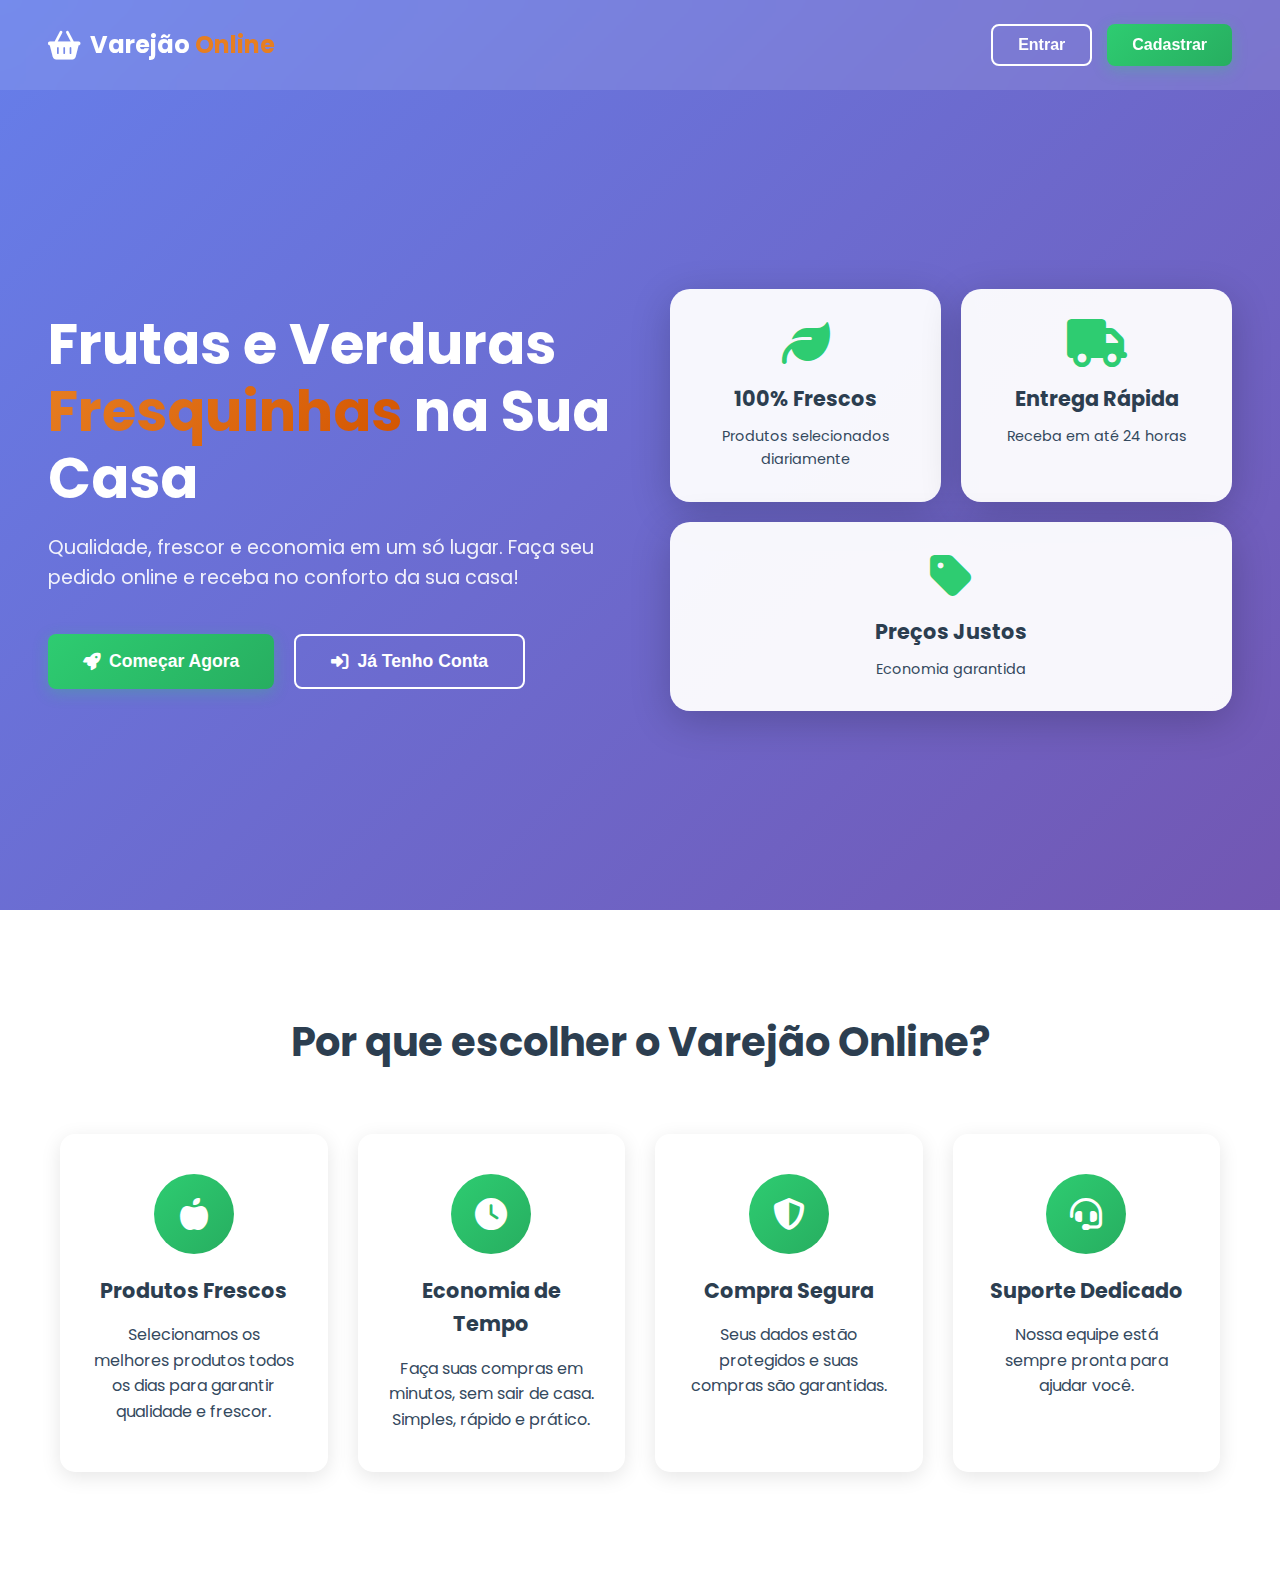
<file: index.html>
<!DOCTYPE html>
<html lang="pt-br">
<head>
    <meta charset="UTF-8">
    <meta name="viewport" content="width=device-width, initial-scale=1.0">
    <title>Varejão Online - Frutas e Verduras Frescas</title>
    <link rel="stylesheet" href="style.css">
    <link rel="stylesheet" href="https://cdnjs.cloudflare.com/ajax/libs/font-awesome/6.4.0/css/all.min.css">
</head>
<body class="landing-page">
    <!-- Landing Page -->
    <div id="landing-section">
        <nav class="landing-nav">
            <div class="nav-brand">
                <i class="fas fa-shopping-basket"></i>
                <span>Varejão <span class="accent">Online</span></span>
            </div>
            <div class="nav-actions">
                <button class="btn-outline" onclick="showLogin()">Entrar</button>
                <button class="btn-primary" onclick="showRegister()">Cadastrar</button>
            </div>
        </nav>

        <section class="hero">
            <div class="hero-content">
                <h1 class="hero-title">
                    Frutas e Verduras <span class="gradient-text">Fresquinhas</span> na Sua Casa
                </h1>
                <p class="hero-subtitle">
                    Qualidade, frescor e economia em um só lugar. Faça seu pedido online e receba no conforto da sua casa!
                </p>
                <div class="hero-buttons">
                    <button class="btn-large btn-primary" onclick="showRegister()">
                        <i class="fas fa-rocket"></i> Começar Agora
                    </button>
                    <button class="btn-large btn-outline" onclick="showLogin()">
                        <i class="fas fa-sign-in-alt"></i> Já Tenho Conta
                    </button>
                </div>
            </div>
            <div class="hero-image">
                <div class="floating-card">
                    <i class="fas fa-leaf"></i>
                    <h3>100% Frescos</h3>
                    <p>Produtos selecionados diariamente</p>
                </div>
                <div class="floating-card delay-1">
                    <i class="fas fa-truck"></i>
                    <h3>Entrega Rápida</h3>
                    <p>Receba em até 24 horas</p>
                </div>
                <div class="floating-card delay-2">
                    <i class="fas fa-tag"></i>
                    <h3>Preços Justos</h3>
                    <p>Economia garantida</p>
                </div>
            </div>
        </section>

        <section class="features">
            <div class="container">
                <h2 class="section-title">Por que escolher o Varejão Online?</h2>
                <div class="features-grid">
                    <div class="feature-card">
                        <div class="feature-icon">
                            <i class="fas fa-apple-alt"></i>
                        </div>
                        <h3>Produtos Frescos</h3>
                        <p>Selecionamos os melhores produtos todos os dias para garantir qualidade e frescor.</p>
                    </div>
                    <div class="feature-card">
                        <div class="feature-icon">
                            <i class="fas fa-clock"></i>
                        </div>
                        <h3>Economia de Tempo</h3>
                        <p>Faça suas compras em minutos, sem sair de casa. Simples, rápido e prático.</p>
                    </div>
                    <div class="feature-card">
                        <div class="feature-icon">
                            <i class="fas fa-shield-alt"></i>
                        </div>
                        <h3>Compra Segura</h3>
                        <p>Seus dados estão protegidos e suas compras são garantidas.</p>
                    </div>
                    <div class="feature-card">
                        <div class="feature-icon">
                            <i class="fas fa-headset"></i>
                        </div>
                        <h3>Suporte Dedicado</h3>
                        <p>Nossa equipe está sempre pronta para ajudar você.</p>
                    </div>
                </div>
            </div>
        </section>
    </div>

    <!-- Modal de Login -->
    <div id="login-modal" class="modal">
        <div class="modal-content">
            <button class="modal-close" onclick="closeModals()">
                <i class="fas fa-times"></i>
            </button>
            <div class="modal-header">
                <i class="fas fa-sign-in-alt modal-icon"></i>
                <h2>Bem-vindo de Volta!</h2>
                <p>Entre com suas credenciais para acessar sua conta</p>
            </div>
            <form id="login-form" onsubmit="fazerLogin(event)">
                <div class="form-group">
                    <label for="login-email">
                        <i class="fas fa-envelope"></i> E-mail
                    </label>
                    <input type="email" id="login-email" placeholder="seu@email.com" required>
                </div>
                <div class="form-group">
                    <label for="login-pass">
                        <i class="fas fa-lock"></i> Senha
                    </label>
                    <input type="password" id="login-pass" placeholder="••••••••" required>
                </div>
                <button type="submit" class="btn-submit">
                    <i class="fas fa-sign-in-alt"></i> Entrar
                </button>
            </form>
            <div class="modal-footer">
                <p>Não tem uma conta? <a href="#" onclick="switchToRegister()">Cadastre-se aqui</a></p>
            </div>
        </div>
    </div>

    <!-- Modal de Cadastro -->
    <div id="register-modal" class="modal">
        <div class="modal-content">
            <button class="modal-close" onclick="closeModals()">
                <i class="fas fa-times"></i>
            </button>
            <div class="modal-header">
                <i class="fas fa-user-plus modal-icon"></i>
                <h2>Criar Nova Conta</h2>
                <p>Preencha os dados abaixo para começar</p>
            </div>
            <form id="register-form" onsubmit="fazerCadastro(event)">
                <div class="form-group">
                    <label for="reg-name">
                        <i class="fas fa-user"></i> Nome Completo
                    </label>
                    <input type="text" id="reg-name" placeholder="João Silva" required>
                </div>
                <div class="form-group">
                    <label for="reg-email">
                        <i class="fas fa-envelope"></i> E-mail
                    </label>
                    <input type="email" id="reg-email" placeholder="seu@email.com" required>
                </div>
                <div class="form-group">
                    <label for="reg-pass">
                        <i class="fas fa-lock"></i> Senha
                    </label>
                    <input type="password" id="reg-pass" placeholder="Mínimo 6 caracteres" required minlength="6">
                    <small class="form-hint">A senha deve ter pelo menos 6 caracteres</small>
                </div>
                <button type="submit" class="btn-submit">
                    <i class="fas fa-rocket"></i> Criar Conta
                </button>
            </form>
            <div class="modal-footer">
                <p>Já tem uma conta? <a href="#" onclick="switchToLogin()">Faça login</a></p>
            </div>
        </div>
    </div>

    <!-- Toast Notifications -->
    <div id="toast-container"></div>

    <script>
        const API_URL = 'https://varejao-backend-shpn.onrender.com';

        // Gerenciamento de Modais
        function showLogin() {
            document.getElementById('login-modal').classList.add('active');
            document.body.style.overflow = 'hidden';
        }

        function showRegister() {
            document.getElementById('register-modal').classList.add('active');
            document.body.style.overflow = 'hidden';
        }

        function closeModals() {
            document.getElementById('login-modal').classList.remove('active');
            document.getElementById('register-modal').classList.remove('active');
            document.body.style.overflow = 'auto';
        }

        function switchToRegister() {
            closeModals();
            setTimeout(showRegister, 300);
        }

        function switchToLogin() {
            closeModals();
            setTimeout(showLogin, 300);
        }

        // Sistema de Toast
        function showToast(message, type = 'success') {
            const container = document.getElementById('toast-container');
            const toast = document.createElement('div');
            toast.className = `toast toast-${type}`;
            
            const icon = type === 'success' ? 'fa-check-circle' : 
                        type === 'error' ? 'fa-exclamation-circle' : 'fa-info-circle';
            
            toast.innerHTML = `
                <i class="fas ${icon}"></i>
                <span>${message}</span>
            `;
            
            container.appendChild(toast);
            
            setTimeout(() => toast.classList.add('show'), 10);
            
            setTimeout(() => {
                toast.classList.remove('show');
                setTimeout(() => toast.remove(), 300);
            }, 3000);
        }

        // Login
        async function fazerLogin(event) {
            event.preventDefault();
            const email = document.getElementById('login-email').value;
            const password = document.getElementById('login-pass').value;
            const submitBtn = event.target.querySelector('button[type="submit"]');
            
            submitBtn.disabled = true;
            submitBtn.innerHTML = '<i class="fas fa-spinner fa-spin"></i> Entrando...';

            try {
                const response = await fetch(`${API_URL}/login`, {
                    method: 'POST',
                    headers: { 'Content-Type': 'application/json' },
                    body: JSON.stringify({ email, password })
                });

                const data = await response.json();
                
                if (response.ok) {
                    localStorage.setItem('usuario', data.user.name);
                    localStorage.setItem('userEmail', data.user.email);
                    showToast('Login realizado com sucesso!', 'success');
                    setTimeout(() => window.location.href = 'dashboard.html', 1000);
                } else {
                    showToast(data.message || 'E-mail ou senha incorretos', 'error');
                    submitBtn.disabled = false;
                    submitBtn.innerHTML = '<i class="fas fa-sign-in-alt"></i> Entrar';
                }
            } catch (error) {
                showToast('Erro ao conectar com o servidor', 'error');
                submitBtn.disabled = false;
                submitBtn.innerHTML = '<i class="fas fa-sign-in-alt"></i> Entrar';
            }
        }

        // Cadastro
        async function fazerCadastro(event) {
            event.preventDefault();
            const name = document.getElementById('reg-name').value;
            const email = document.getElementById('reg-email').value;
            const password = document.getElementById('reg-pass').value;
            const submitBtn = event.target.querySelector('button[type="submit"]');

            submitBtn.disabled = true;
            submitBtn.innerHTML = '<i class="fas fa-spinner fa-spin"></i> Criando conta...';

            try {
                const response = await fetch(`${API_URL}/register`, {
                    method: 'POST',
                    headers: { 'Content-Type': 'application/json' },
                    body: JSON.stringify({ name, email, password })
                });

                const data = await response.json();

                if (response.ok) {
                    showToast('Conta criada com sucesso! Faça login para continuar.', 'success');
                    setTimeout(() => switchToLogin(), 1500);
                } else {
                    showToast(data.message || 'Erro ao criar conta', 'error');
                    submitBtn.disabled = false;
                    submitBtn.innerHTML = '<i class="fas fa-rocket"></i> Criar Conta';
                }
            } catch (error) {
                showToast('Erro ao conectar com o servidor', 'error');
                submitBtn.disabled = false;
                submitBtn.innerHTML = '<i class="fas fa-rocket"></i> Criar Conta';
            }
        }

        // Fechar modal ao clicar fora
        window.onclick = function(event) {
            const loginModal = document.getElementById('login-modal');
            const registerModal = document.getElementById('register-modal');
            if (event.target === loginModal || event.target === registerModal) {
                closeModals();
            }
        }
    </script>
</body>
</html>
</file>
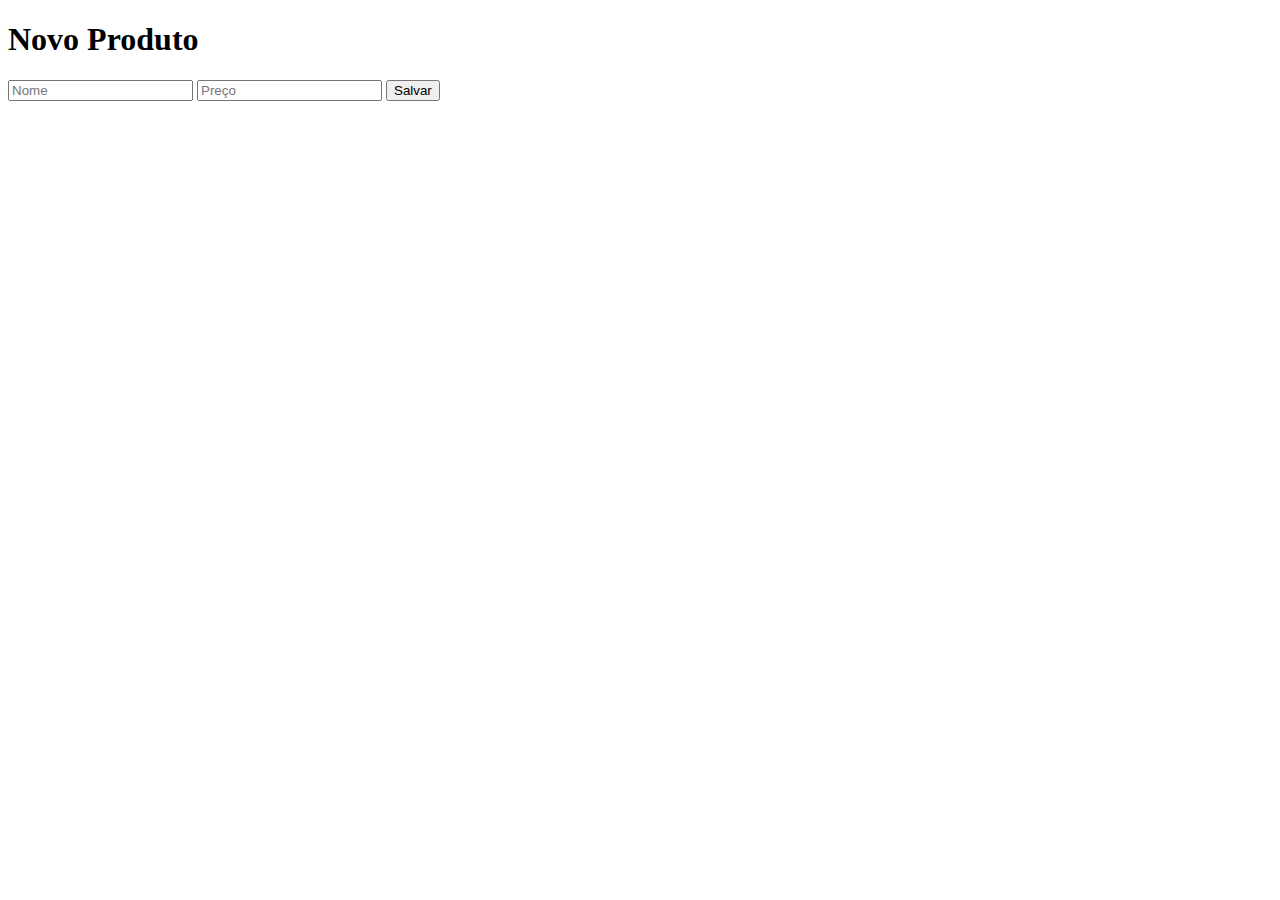
<file: cadastro.html>
<!DOCTYPE html>
<html>
<body>
    <h1>Novo Produto</h1>
    <input id="nome" placeholder="Nome">
    <input id="preco" placeholder="Preço">
    <button onclick="salvar()">Salvar</button>

    <script>
        async function salvar() {
            const name = document.getElementById('nome').value;
            const price = document.getElementById('preco').value;
            
            await fetch('http://localhost:3000/products', {
                method: 'POST',
                headers: {'Content-Type': 'application/json'},
                body: JSON.stringify({name, price, quantity: 10})
            });
            window.location.href = 'dashboard.html';
        }
    </script>
</body>
</html>
</file>
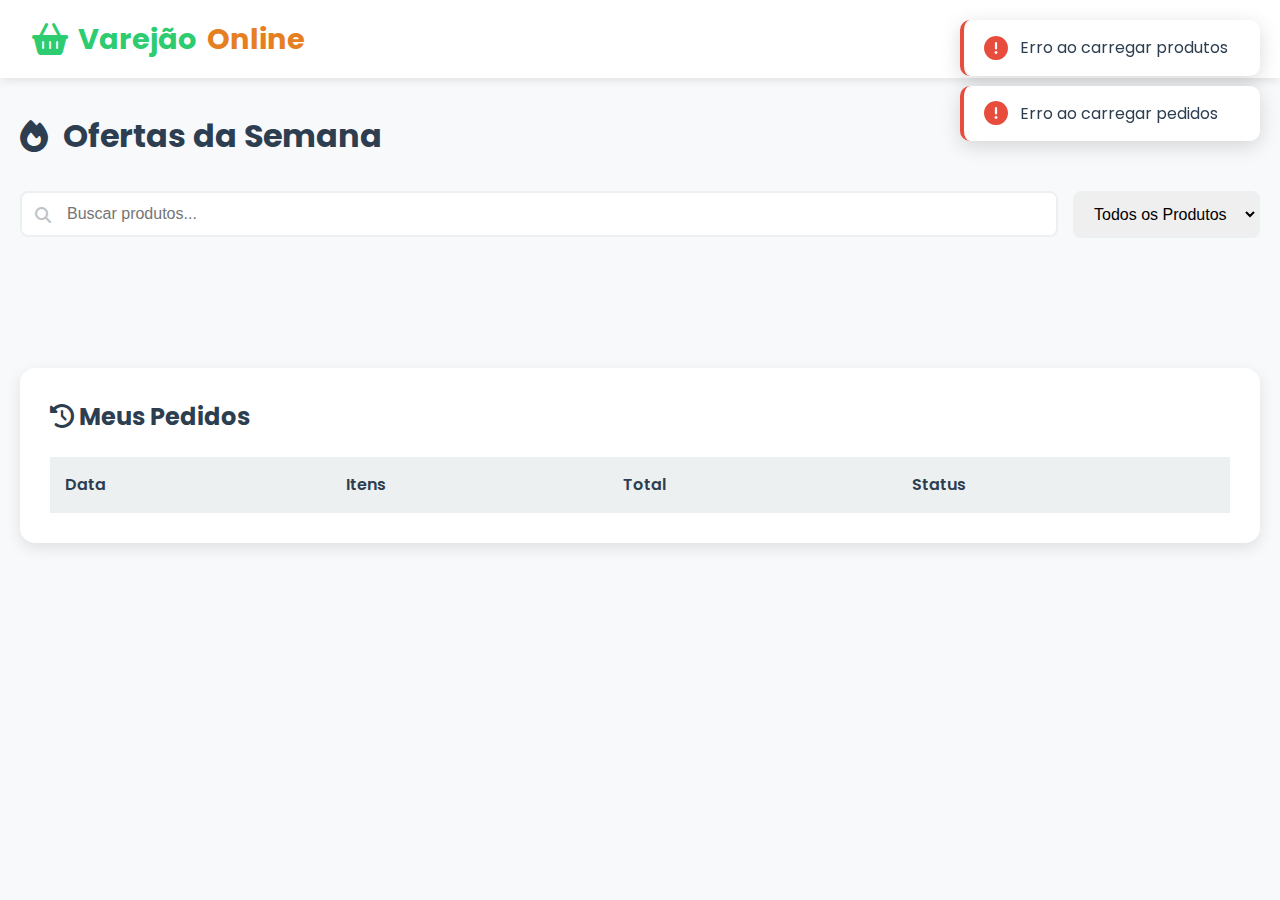
<file: dashboard.html>
<!DOCTYPE html>
<html lang="pt-br">
<parameter name="head">
    <meta charset="UTF-8">
    <meta name="viewport" content="width=device-width, initial-scale=1.0">
    <title>Dashboard - Varejão Online</title>
    <link rel="stylesheet" href="style.css">
    <link rel="stylesheet" href="https://cdnjs.cloudflare.com/ajax/libs/font-awesome/6.4.0/css/all.min.css">
</head>
<body>
    <header>
        <h1>
            <i class="fas fa-shopping-basket"></i>
            Varejão <span>Online</span>
        </h1>
        <div class="user-info">
            <span id="user-name"><i class="fas fa-user"></i> Carregando...</span>
            <button class="logout-btn" onclick="logout()">
                <i class="fas fa-sign-out-alt"></i> Sair
            </button>
        </div>
    </header>

    <div class="dashboard-container">
        <!-- VISÃO DO CLIENTE -->
        <div id="cliente-view" style="display: none;">
            <div class="page-header">
                <h2><i class="fas fa-fire"></i> Ofertas da Semana</h2>
            </div>

            <div class="search-filter-bar">
                <div class="search-box">
                    <i class="fas fa-search"></i>
                    <input type="text" id="search-input" placeholder="Buscar produtos..." onkeyup="filtrarProdutos()">
                </div>
                <select class="filter-select" id="filter-select" onchange="filtrarProdutos()">
                    <option value="all">Todos os Produtos</option>
                    <option value="frutas">Frutas</option>
                    <option value="verduras">Verduras</option>
                    <option value="legumes">Legumes</option>
                </select>
            </div>

            <div class="products-grid" id="products-grid"></div>

            <!-- Tabs de Navegação -->
            <div class="admin-panel">
                <h3><i class="fas fa-history"></i> Meus Pedidos</h3>
                <div class="table-container">
                    <table id="my-orders-table">
                        <thead>
                            <tr>
                                <th>Data</th>
                                <th>Itens</th>
                                <th>Total</th>
                                <th>Status</th>
                            </tr>
                        </thead>
                        <tbody></tbody>
                    </table>
                </div>
            </div>
        </div>

        <!-- VISÃO DO ADMIN -->
        <div id="admin-view" style="display: none;">
            <div class="page-header">
                <h2><i class="fas fa-crown"></i> Painel Administrativo</h2>
            </div>

            <!-- Estatísticas -->
            <div class="admin-stats">
                <div class="stat-card">
                    <div class="stat-icon primary">
                        <i class="fas fa-shopping-cart"></i>
                    </div>
                    <div class="stat-info">
                        <h3>Total de Pedidos</h3>
                        <p id="stat-orders">0</p>
                    </div>
                </div>
                <div class="stat-card">
                    <div class="stat-icon accent">
                        <i class="fas fa-dollar-sign"></i>
                    </div>
                    <div class="stat-info">
                        <h3>Receita Total</h3>
                        <p id="stat-revenue">R$ 0,00</p>
                    </div>
                </div>
                <div class="stat-card">
                    <div class="stat-icon secondary">
                        <i class="fas fa-box"></i>
                    </div>
                    <div class="stat-info">
                        <h3>Produtos Cadastrados</h3>
                        <p id="stat-products">0</p>
                    </div>
                </div>
            </div>

            <!-- Gerenciamento de Produtos -->
            <div class="admin-panel">
                <h3><i class="fas fa-boxes"></i> Gerenciar Produtos</h3>
                <button class="btn-add-product" onclick="showAddProductModal()">
                    <i class="fas fa-plus"></i> Adicionar Produto
                </button>
                <div class="table-container">
                    <table id="products-admin-table">
                        <thead>
                            <tr>
                                <th>Imagem</th>
                                <th>Nome</th>
                                <th>Preço</th>
                                <th>Estoque</th>
                                <th>Ações</th>
                            </tr>
                        </thead>
                        <tbody></tbody>
                    </table>
                </div>
            </div>

            <!-- Pedidos Recebidos -->
            <div class="admin-panel">
                <h3><i class="fas fa-clipboard-list"></i> Pedidos Recebidos</h3>
                <div class="search-filter-bar">
                    <div class="search-box">
                        <i class="fas fa-search"></i>
                        <input type="text" id="order-search" placeholder="Buscar por cliente..." onkeyup="filtrarPedidos()">
                    </div>
                    <select class="filter-select" id="order-filter" onchange="filtrarPedidos()">
                        <option value="all">Todos os Status</option>
                        <option value="Pendente">Pendentes</option>
                        <option value="Enviado">Enviados</option>
                    </select>
                </div>
                <div class="table-container">
                    <table id="orders-table">
                        <thead>
                            <tr>
                                <th>Data</th>
                                <th>Cliente</th>
                                <th>Itens</th>
                                <th>Total</th>
                                <th>Status</th>
                                <th>Ação</th>
                            </tr>
                        </thead>
                        <tbody></tbody>
                    </table>
                </div>
            </div>
        </div>
    </div>

    <!-- Carrinho Flutuante -->
    <div id="cart-float" class="cart-float" onclick="showCartModal()">
        <i class="fas fa-shopping-cart"></i>
        <span>Carrinho (<span id="cart-count">0</span>)</span>
    </div>

    <!-- Modal do Carrinho -->
    <div id="cart-modal" class="modal">
        <div class="modal-content" style="max-width: 600px;">
            <button class="modal-close" onclick="closeCartModal()">
                <i class="fas fa-times"></i>
            </button>
            <div class="modal-header">
                <i class="fas fa-shopping-cart modal-icon"></i>
                <h2>Meu Carrinho</h2>
            </div>
            <div id="cart-items" style="max-height: 400px; overflow-y: auto; margin-bottom: 20px;">
                <!-- Itens do carrinho serão inseridos aqui -->
            </div>
            <div style="border-top: 2px solid var(--light); padding-top: 20px;">
                <div style="display: flex; justify-content: space-between; align-items: center; margin-bottom: 20px;">
                    <h3>Total:</h3>
                    <h2 id="cart-total" style="color: var(--accent);">R$ 0,00</h2>
                </div>
                <button class="btn-submit" onclick="finalizarCompra()">
                    <i class="fas fa-check"></i> Finalizar Compra
                </button>
            </div>
        </div>
    </div>

    <!-- Modal Adicionar/Editar Produto -->
    <div id="product-modal" class="modal">
        <div class="modal-content">
            <button class="modal-close" onclick="closeProductModal()">
                <i class="fas fa-times"></i>
            </button>
            <div class="modal-header">
                <i class="fas fa-box modal-icon"></i>
                <h2 id="product-modal-title">Adicionar Produto</h2>
            </div>
            <form id="product-form" onsubmit="saveProduct(event)">
                <input type="hidden" id="product-id">
                <div class="form-group">
                    <label for="product-name">
                        <i class="fas fa-tag"></i> Nome do Produto
                    </label>
                    <input type="text" id="product-name" placeholder="Ex: Maçã Fuji" required>
                </div>
                <div class="form-group">
                    <label for="product-price">
                        <i class="fas fa-dollar-sign"></i> Preço (R$)
                    </label>
                    <input type="number" id="product-price" placeholder="0.00" step="0.01" min="0" required>
                </div>
                <div class="form-group">
                    <label for="product-quantity">
                        <i class="fas fa-boxes"></i> Quantidade em Estoque
                    </label>
                    <input type="number" id="product-quantity" placeholder="0" min="0" required>
                </div>
                <div class="form-group">
                    <label for="product-image">
                        <i class="fas fa-image"></i> URL da Imagem
                    </label>
                    <input type="url" id="product-image" placeholder="https://exemplo.com/imagem.jpg" required>
                </div>
                <button type="submit" class="btn-submit">
                    <i class="fas fa-save"></i> Salvar Produto
                </button>
            </form>
        </div>
    </div>

    <!-- Toast Notifications -->
    <div id="toast-container"></div>

    <script>
        const API_URL = 'https://varejao-backend-shpn.onrender.com';
        const userEmail = localStorage.getItem('userEmail');
        const userName = localStorage.getItem('usuario') || 'Visitante';
        let carrinho = JSON.parse(localStorage.getItem('carrinho')) || [];
        let todosProdutos = [];
        let todosPedidos = [];

        // Inicialização
        document.getElementById('user-name').innerText = `${userName}`;
        atualizarCarrinhoUI();

        if (userEmail === 'admin@teste.com') {
            document.getElementById('admin-view').style.display = 'block';
            carregarDashboardAdmin();
        } else {
            document.getElementById('cliente-view').style.display = 'block';
            carregarProdutosLoja();
            carregarMeusPedidos();
        }

        function logout() {
            localStorage.clear();
            showToast('Logout realizado com sucesso!', 'success');
            setTimeout(() => window.location.href = 'index.html', 1000);
        }

        // Sistema de Toast
        function showToast(message, type = 'success') {
            const container = document.getElementById('toast-container');
            const toast = document.createElement('div');
            toast.className = `toast toast-${type}`;
            
            const icon = type === 'success' ? 'fa-check-circle' : 
                        type === 'error' ? 'fa-exclamation-circle' : 'fa-info-circle';
            
            toast.innerHTML = `
                <i class="fas ${icon}"></i>
                <span>${message}</span>
            `;
            
            container.appendChild(toast);
            setTimeout(() => toast.classList.add('show'), 10);
            
            setTimeout(() => {
                toast.classList.remove('show');
                setTimeout(() => toast.remove(), 300);
            }, 3000);
        }

        // ========== LÓGICA DO CLIENTE ==========
        async function carregarProdutosLoja() {
            try {
                const res = await fetch(`${API_URL}/products`);
                todosProdutos = await res.json();
                renderizarProdutos(todosProdutos);
            } catch (e) {
                showToast('Erro ao carregar produtos', 'error');
            }
        }

        function renderizarProdutos(produtos) {
            const grid = document.getElementById('products-grid');
            if (produtos.length === 0) {
                grid.innerHTML = '<p style="grid-column: 1/-1; text-align: center; padding: 40px;">Nenhum produto encontrado.</p>';
                return;
            }
            
            grid.innerHTML = produtos.map(p => `
                <div class="product-card">
                    <img src="${p.image_url || 'https://via.placeholder.com/300'}" alt="${p.name}" class="product-image">
                    ${p.quantity < 10 ? '<span class="product-badge">Últimas unidades!</span>' : ''}
                    <div class="product-body">
                        <div class="product-title">${p.name}</div>
                        <div class="product-price">R$ ${parseFloat(p.price).toFixed(2)}</div>
                        <div class="product-actions">
                            <button class="btn-add-cart" onclick='adicionarAoCarrinho(${JSON.stringify(p)})'>
                                <i class="fas fa-cart-plus"></i> Adicionar
                            </button>
                            <button class="btn-favorite" onclick="toggleFavorite('${p.id}')">
                                <i class="far fa-heart"></i>
                            </button>
                        </div>
                    </div>
                </div>
            `).join('');
        }

        function filtrarProdutos() {
            const searchTerm = document.getElementById('search-input').value.toLowerCase();
            const filterValue = document.getElementById('filter-select').value;
            
            let produtosFiltrados = todosProdutos.filter(p => {
                const matchSearch = p.name.toLowerCase().includes(searchTerm);
                const matchFilter = filterValue === 'all' || p.name.toLowerCase().includes(filterValue);
                return matchSearch && matchFilter;
            });
            
            renderizarProdutos(produtosFiltrados);
        }

        function toggleFavorite(id) {
            const btn = event.target.closest('.btn-favorite');
            btn.classList.toggle('active');
            const icon = btn.querySelector('i');
            icon.classList.toggle('far');
            icon.classList.toggle('fas');
        }

        function adicionarAoCarrinho(produto) {
            carrinho.push({
                id: produto.id,
                nome: produto.name,
                preco: parseFloat(produto.price),
                imagem: produto.image_url
            });
            localStorage.setItem('carrinho', JSON.stringify(carrinho));
            atualizarCarrinhoUI();
            showToast(`${produto.name} adicionado ao carrinho!`, 'success');
        }

        function atualizarCarrinhoUI() {
            const float = document.getElementById('cart-float');
            const count = document.getElementById('cart-count');
            count.innerText = carrinho.length;
            float.style.display = carrinho.length > 0 ? 'flex' : 'none';
        }

        function showCartModal() {
            const modal = document.getElementById('cart-modal');
            const itemsContainer = document.getElementById('cart-items');
            
            if (carrinho.length === 0) {
                itemsContainer.innerHTML = '<p style="text-align: center; padding: 40px; color: var(--light-gray);">Seu carrinho está vazio</p>';
            } else {
                itemsContainer.innerHTML = carrinho.map((item, index) => `
                    <div style="display: flex; gap: 15px; padding: 15px; border-bottom: 1px solid var(--light); align-items: center;">
                        <img src="${item.imagem || 'https://via.placeholder.com/80'}" style="width: 60px; height: 60px; object-fit: cover; border-radius: 8px;">
                        <div style="flex: 1;">
                            <div style="font-weight: 600;">${item.nome}</div>
                            <div style="color: var(--accent); font-weight: 700;">R$ ${item.preco.toFixed(2)}</div>
                        </div>
                        <button onclick="removerDoCarrinho(${index})" style="background: var(--danger); color: white; border: none; padding: 8px 12px; border-radius: 6px; cursor: pointer;">
                            <i class="fas fa-trash"></i>
                        </button>
                    </div>
                `).join('');
            }
            
            const total = carrinho.reduce((acc, item) => acc + item.preco, 0);
            document.getElementById('cart-total').innerText = `R$ ${total.toFixed(2)}`;
            
            modal.classList.add('active');
            document.body.style.overflow = 'hidden';
        }

        function closeCartModal() {
            document.getElementById('cart-modal').classList.remove('active');
            document.body.style.overflow = 'auto';
        }

        function removerDoCarrinho(index) {
            carrinho.splice(index, 1);
            localStorage.setItem('carrinho', JSON.stringify(carrinho));
            atualizarCarrinhoUI();
            showCartModal(); // Atualiza o modal
            showToast('Item removido do carrinho', 'info');
        }

        async function finalizarCompra() {
            if (carrinho.length === 0) return;
            
            const total = carrinho.reduce((acc, item) => acc + item.preco, 0);
            
            try {
                const response = await fetch(`${API_URL}/checkout`, {
                    method: 'POST',
                    headers: {'Content-Type': 'application/json'},
                    body: JSON.stringify({
                        user_email: userEmail,
                        total_price: total,
                        items: carrinho
                    })
                });
                
                if (response.ok) {
                    showToast('Compra realizada com sucesso! 🎉', 'success');
                    carrinho = [];
                    localStorage.setItem('carrinho', JSON.stringify(carrinho));
                    atualizarCarrinhoUI();
                    closeCartModal();
                    setTimeout(() => location.reload(), 1500);
                } else {
                    showToast('Erro ao processar compra', 'error');
                }
            } catch (e) {
                showToast('Erro ao conectar com o servidor', 'error');
            }
        }

        async function carregarMeusPedidos() {
            try {
                const res = await fetch(`${API_URL}/orders`);
                const pedidos = await res.json();
                const meusPedidos = pedidos.filter(p => p.user_email === userEmail);
                
                const tbody = document.querySelector('#my-orders-table tbody');
                
                if (meusPedidos.length === 0) {
                    tbody.innerHTML = '<tr><td colspan="4" style="text-align: center; padding: 40px;">Você ainda não fez nenhum pedido.</td></tr>';
                    return;
                }
                
                tbody.innerHTML = meusPedidos.map(pedido => {
                    const listaItens = pedido.items.map(i => i.nome).join(', ');
                    const statusClass = pedido.status === 'Pendente' ? 'status-pendente' : 'status-enviado';
                    
                    return `
                        <tr>
                            <td>${new Date(pedido.created_at).toLocaleDateString('pt-BR')}</td>
                            <td style="font-size:0.9em;">${listaItens}</td>
                            <td style="font-weight: 700; color: var(--accent);">R$ ${parseFloat(pedido.total_price).toFixed(2)}</td>
                            <td><span class="status-badge ${statusClass}">${pedido.status}</span></td>
                        </tr>
                    `;
                }).join('');
            } catch (e) {
                showToast('Erro ao carregar pedidos', 'error');
            }
        }

        // ========== LÓGICA DO ADMIN ==========
        async function carregarDashboardAdmin() {
            await carregarEstatisticas();
            await carregarProdutosAdmin();
            await carregarPedidosAdmin();
        }

        async function carregarEstatisticas() {
            try {
                const [ordersRes, productsRes] = await Promise.all([
                    fetch(`${API_URL}/orders`),
                    fetch(`${API_URL}/products`)
                ]);
                
                const orders = await ordersRes.json();
                const products = await productsRes.json();
                
                const totalRevenue = orders.reduce((acc, order) => acc + parseFloat(order.total_price), 0);
                
                document.getElementById('stat-orders').innerText = orders.length;
                document.getElementById('stat-revenue').innerText = `R$ ${totalRevenue.toFixed(2)}`;
                document.getElementById('stat-products').innerText = products.length;
            } catch (e) {
                showToast('Erro ao carregar estatísticas', 'error');
            }
        }

        async function carregarProdutosAdmin() {
            try {
                const res = await fetch(`${API_URL}/products`);
                const produtos = await res.json();
                todosProdutos = produtos;
                
                const tbody = document.querySelector('#products-admin-table tbody');
                tbody.innerHTML = produtos.map(p => `
                    <tr>
                        <td><img src="${p.image_url || 'https://via.placeholder.com/50'}" style="width: 50px; height: 50px; object-fit: cover; border-radius: 8px;"></td>
                        <td>${p.name}</td>
                        <td style="font-weight: 700; color: var(--accent);">R$ ${parseFloat(p.price).toFixed(2)}</td>
                        <td>${p.quantity}</td>
                        <td>
                            <button class="btn-action" onclick='editProduct(${JSON.stringify(p)})' style="background: var(--warning); margin-right: 5px;">
                                <i class="fas fa-edit"></i>
                            </button>
                            <button class="btn-action" onclick="deleteProduct('${p.id}')" style="background: var(--danger);">
                                <i class="fas fa-trash"></i>
                            </button>
                        </td>
                    </tr>
                `).join('');
            } catch (e) {
                showToast('Erro ao carregar produtos', 'error');
            }
        }

        async function carregarPedidosAdmin() {
            try {
                const res = await fetch(`${API_URL}/orders`);
                todosPedidos = await res.json();
                renderizarPedidos(todosPedidos);
            } catch (e) {
                showToast('Erro ao carregar pedidos', 'error');
            }
        }

        function renderizarPedidos(pedidos) {
            const tbody = document.querySelector('#orders-table tbody');
            tbody.innerHTML = pedidos.map(pedido => {
                const listaItens = pedido.items.map(i => i.nome).join(', ');
                const statusClass = pedido.status === 'Pendente' ? 'status-pendente' : 'status-enviado';
                const botaoAcao = pedido.status === 'Pendente' 
                    ? `<button class="btn-action" onclick="enviarPedido('${pedido.id}')"><i class="fas fa-truck"></i> Despachar</button>` 
                    : '<span style="color: var(--success);"><i class="fas fa-check-circle"></i> Concluído</span>';

                return `
                    <tr>
                        <td>${new Date(pedido.created_at).toLocaleDateString('pt-BR')}</td>
                        <td>${pedido.user_email}</td>
                        <td style="font-size:0.9em;">${listaItens}</td>
                        <td style="font-weight: 700; color: var(--accent);">R$ ${parseFloat(pedido.total_price).toFixed(2)}</td>
                        <td><span class="status-badge ${statusClass}">${pedido.status}</span></td>
                        <td>${botaoAcao}</td>
                    </tr>
                `;
            }).join('');
        }

        function filtrarPedidos() {
            const searchTerm = document.getElementById('order-search').value.toLowerCase();
            const filterValue = document.getElementById('order-filter').value;
            
            let pedidosFiltrados = todosPedidos.filter(p => {
                const matchSearch = p.user_email.toLowerCase().includes(searchTerm);
                const matchFilter = filterValue === 'all' || p.status === filterValue;
                return matchSearch && matchFilter;
            });
            
            renderizarPedidos(pedidosFiltrados);
        }

        async function enviarPedido(id) {
            try {
                await fetch(`${API_URL}/orders/${id}`, { method: 'PUT' });
                showToast('Pedido marcado como enviado!', 'success');
                carregarPedidosAdmin();
            } catch (e) {
                showToast('Erro ao atualizar pedido', 'error');
            }
        }

        // Gerenciamento de Produtos
        function showAddProductModal() {
            document.getElementById('product-modal-title').innerText = 'Adicionar Produto';
            document.getElementById('product-form').reset();
            document.getElementById('product-id').value = '';
            document.getElementById('product-modal').classList.add('active');
            document.body.style.overflow = 'hidden';
        }

        function editProduct(produto) {
            document.getElementById('product-modal-title').innerText = 'Editar Produto';
            document.getElementById('product-id').value = produto.id;
            document.getElementById('product-name').value = produto.name;
            document.getElementById('product-price').value = produto.price;
            document.getElementById('product-quantity').value = produto.quantity;
            document.getElementById('product-image').value = produto.image_url;
            document.getElementById('product-modal').classList.add('active');
            document.body.style.overflow = 'hidden';
        }

        function closeProductModal() {
            document.getElementById('product-modal').classList.remove('active');
            document.body.style.overflow = 'auto';
        }

        async function saveProduct(event) {
            event.preventDefault();
            
            const id = document.getElementById('product-id').value;
            const produto = {
                name: document.getElementById('product-name').value,
                price: parseFloat(document.getElementById('product-price').value),
                quantity: parseInt(document.getElementById('product-quantity').value),
                image_url: document.getElementById('product-image').value
            };
            
            try {
                const method = id ? 'PUT' : 'POST';
                const url = id ? `${API_URL}/products/${id}` : `${API_URL}/products`;
                
                const response = await fetch(url, {
                    method: method,
                    headers: {'Content-Type': 'application/json'},
                    body: JSON.stringify(produto)
                });
                
                if (response.ok) {
                    showToast(`Produto ${id ? 'atualizado' : 'adicionado'} com sucesso!`, 'success');
                    closeProductModal();
                    carregarProdutosAdmin();
                    carregarEstatisticas();
                } else {
                    showToast('Erro ao salvar produto', 'error');
                }
            } catch (e) {
                showToast('Erro ao conectar com o servidor', 'error');
            }
        }

        async function deleteProduct(id) {
            if (!confirm('Tem certeza que deseja excluir este produto?')) return;
            
            try {
                const response = await fetch(`${API_URL}/products/${id}`, { method: 'DELETE' });
                
                if (response.ok) {
                    showToast('Produto excluído com sucesso!', 'success');
                    carregarProdutosAdmin();
                    carregarEstatisticas();
                } else {
                    showToast('Erro ao excluir produto', 'error');
                }
            } catch (e) {
                showToast('Erro ao conectar com o servidor', 'error');
            }
        }

        // Fechar modal ao clicar fora
        window.onclick = function(event) {
            const cartModal = document.getElementById('cart-modal');
            const productModal = document.getElementById('product-modal');
            if (event.target === cartModal) closeCartModal();
            if (event.target === productModal) closeProductModal();
        }
    </script>
</body>
</html>
</file>
<file: style.css>
@import url('https://fonts.googleapis.com/css2?family=Poppins:wght@300;400;500;600;700&display=swap');

:root {
    --primary: #2ecc71;
    --primary-dark: #27ae60;
    --secondary: #3498db;
    --accent: #e67e22;
    --accent-dark: #d35400;
    --dark: #2c3e50;
    --dark-light: #34495e;
    --light: #ecf0f1;
    --light-gray: #bdc3c7;
    --white: #ffffff;
    --danger: #e74c3c;
    --warning: #f39c12;
    --success: #27ae60;
    --shadow: rgba(0, 0, 0, 0.1);
    --shadow-lg: rgba(0, 0, 0, 0.15);
    --gradient-primary: linear-gradient(135deg, #2ecc71 0%, #27ae60 100%);
    --gradient-accent: linear-gradient(135deg, #e67e22 0%, #d35400 100%);
    --gradient-hero: linear-gradient(135deg, #667eea 0%, #764ba2 100%);
}

* {
    margin: 0;
    padding: 0;
    box-sizing: border-box;
}

body {
    font-family: 'Poppins', sans-serif;
    background-color: #f8f9fa;
    color: var(--dark);
    line-height: 1.6;
    overflow-x: hidden;
}

.container {
    max-width: 1200px;
    margin: 0 auto;
    padding: 0 20px;
}

/* ========== LANDING PAGE ========== */
.landing-page {
    background: linear-gradient(135deg, #667eea 0%, #764ba2 100%);
}

.landing-nav {
    display: flex;
    justify-content: space-between;
    align-items: center;
    padding: 1.5rem 3rem;
    background: rgba(255, 255, 255, 0.1);
    backdrop-filter: blur(10px);
    position: sticky;
    top: 0;
    z-index: 1000;
}

.nav-brand {
    display: flex;
    align-items: center;
    gap: 10px;
    font-size: 1.5rem;
    font-weight: 700;
    color: var(--white);
}

.nav-brand i {
    font-size: 1.8rem;
}

.nav-brand .accent {
    color: var(--accent);
}

.nav-actions {
    display: flex;
    gap: 15px;
}

.btn-outline, .btn-primary, .btn-large {
    padding: 10px 25px;
    border: none;
    border-radius: 8px;
    font-weight: 600;
    cursor: pointer;
    transition: all 0.3s ease;
    font-size: 1rem;
    display: inline-flex;
    align-items: center;
    gap: 8px;
}

.btn-outline {
    background: transparent;
    color: var(--white);
    border: 2px solid var(--white);
}

.btn-outline:hover {
    background: var(--white);
    color: var(--primary);
}

.btn-primary {
    background: var(--gradient-primary);
    color: var(--white);
    box-shadow: 0 4px 15px rgba(46, 204, 113, 0.3);
}

.btn-primary:hover {
    transform: translateY(-2px);
    box-shadow: 0 6px 20px rgba(46, 204, 113, 0.4);
}

.btn-large {
    padding: 15px 35px;
    font-size: 1.1rem;
}

/* Hero Section */
.hero {
    display: grid;
    grid-template-columns: 1fr 1fr;
    gap: 60px;
    align-items: center;
    padding: 80px 3rem;
    min-height: calc(100vh - 80px);
}

.hero-content {
    color: var(--white);
}

.hero-title {
    font-size: 3.5rem;
    font-weight: 700;
    line-height: 1.2;
    margin-bottom: 20px;
}

.gradient-text {
    background: var(--gradient-accent);
    -webkit-background-clip: text;
    -webkit-text-fill-color: transparent;
    background-clip: text;
}

.hero-subtitle {
    font-size: 1.2rem;
    margin-bottom: 40px;
    opacity: 0.9;
}

.hero-buttons {
    display: flex;
    gap: 20px;
    flex-wrap: wrap;
}

.hero-image {
    display: grid;
    grid-template-columns: 1fr 1fr;
    gap: 20px;
    position: relative;
}

.floating-card {
    background: rgba(255, 255, 255, 0.95);
    padding: 30px;
    border-radius: 20px;
    box-shadow: 0 10px 40px rgba(0, 0, 0, 0.2);
    text-align: center;
    animation: float 3s ease-in-out infinite;
}

.floating-card.delay-1 {
    animation-delay: 0.5s;
}

.floating-card.delay-2 {
    animation-delay: 1s;
    grid-column: 1 / -1;
}

.floating-card i {
    font-size: 3rem;
    color: var(--primary);
    margin-bottom: 15px;
}

.floating-card h3 {
    font-size: 1.3rem;
    margin-bottom: 10px;
    color: var(--dark);
}

.floating-card p {
    color: var(--dark-light);
    font-size: 0.9rem;
}

@keyframes float {
    0%, 100% { transform: translateY(0); }
    50% { transform: translateY(-20px); }
}

/* Features Section */
.features {
    background: var(--white);
    padding: 100px 0;
}

.section-title {
    text-align: center;
    font-size: 2.5rem;
    margin-bottom: 60px;
    color: var(--dark);
}

.features-grid {
    display: grid;
    grid-template-columns: repeat(auto-fit, minmax(250px, 1fr));
    gap: 30px;
}

.feature-card {
    text-align: center;
    padding: 40px 30px;
    background: var(--white);
    border-radius: 15px;
    box-shadow: 0 5px 20px var(--shadow);
    transition: all 0.3s ease;
}

.feature-card:hover {
    transform: translateY(-10px);
    box-shadow: 0 10px 30px var(--shadow-lg);
}

.feature-icon {
    width: 80px;
    height: 80px;
    margin: 0 auto 20px;
    background: var(--gradient-primary);
    border-radius: 50%;
    display: flex;
    align-items: center;
    justify-content: center;
    font-size: 2rem;
    color: var(--white);
}

.feature-card h3 {
    font-size: 1.3rem;
    margin-bottom: 15px;
    color: var(--dark);
}

.feature-card p {
    color: var(--dark-light);
    line-height: 1.6;
}

/* ========== MODALS ========== */
.modal {
    display: none;
    position: fixed;
    top: 0;
    left: 0;
    width: 100%;
    height: 100%;
    background: rgba(0, 0, 0, 0.7);
    backdrop-filter: blur(5px);
    z-index: 2000;
    align-items: center;
    justify-content: center;
    opacity: 0;
    transition: opacity 0.3s ease;
}

.modal.active {
    display: flex;
    opacity: 1;
}

.modal-content {
    background: var(--white);
    padding: 40px;
    border-radius: 20px;
    max-width: 450px;
    width: 90%;
    position: relative;
    box-shadow: 0 20px 60px rgba(0, 0, 0, 0.3);
    animation: slideUp 0.3s ease;
}

@keyframes slideUp {
    from {
        transform: translateY(50px);
        opacity: 0;
    }
    to {
        transform: translateY(0);
        opacity: 1;
    }
}

.modal-close {
    position: absolute;
    top: 15px;
    right: 15px;
    background: var(--light);
    border: none;
    width: 35px;
    height: 35px;
    border-radius: 50%;
    cursor: pointer;
    font-size: 1.2rem;
    color: var(--dark);
    transition: all 0.3s ease;
}

.modal-close:hover {
    background: var(--danger);
    color: var(--white);
    transform: rotate(90deg);
}

.modal-header {
    text-align: center;
    margin-bottom: 30px;
}

.modal-icon {
    font-size: 3rem;
    color: var(--primary);
    margin-bottom: 15px;
}

.modal-header h2 {
    font-size: 1.8rem;
    margin-bottom: 10px;
    color: var(--dark);
}

.modal-header p {
    color: var(--dark-light);
    font-size: 0.95rem;
}

.form-group {
    margin-bottom: 20px;
}

.form-group label {
    display: block;
    margin-bottom: 8px;
    font-weight: 600;
    color: var(--dark);
    display: flex;
    align-items: center;
    gap: 8px;
}

.form-group input {
    width: 100%;
    padding: 12px 15px;
    border: 2px solid var(--light);
    border-radius: 8px;
    font-size: 1rem;
    transition: all 0.3s ease;
    font-family: 'Poppins', sans-serif;
}

.form-group input:focus {
    outline: none;
    border-color: var(--primary);
    box-shadow: 0 0 0 3px rgba(46, 204, 113, 0.1);
}

.form-hint {
    display: block;
    margin-top: 5px;
    font-size: 0.85rem;
    color: var(--light-gray);
}

.btn-submit {
    width: 100%;
    padding: 15px;
    background: var(--gradient-primary);
    color: var(--white);
    border: none;
    border-radius: 8px;
    font-size: 1.1rem;
    font-weight: 600;
    cursor: pointer;
    transition: all 0.3s ease;
    display: flex;
    align-items: center;
    justify-content: center;
    gap: 10px;
}

.btn-submit:hover {
    transform: translateY(-2px);
    box-shadow: 0 6px 20px rgba(46, 204, 113, 0.4);
}

.btn-submit:disabled {
    opacity: 0.6;
    cursor: not-allowed;
}

.modal-footer {
    text-align: center;
    margin-top: 20px;
    color: var(--dark-light);
}

.modal-footer a {
    color: var(--primary);
    text-decoration: none;
    font-weight: 600;
}

.modal-footer a:hover {
    text-decoration: underline;
}

/* ========== TOAST NOTIFICATIONS ========== */
#toast-container {
    position: fixed;
    top: 20px;
    right: 20px;
    z-index: 3000;
    display: flex;
    flex-direction: column;
    gap: 10px;
}

.toast {
    background: var(--white);
    padding: 15px 20px;
    border-radius: 10px;
    box-shadow: 0 5px 20px var(--shadow-lg);
    display: flex;
    align-items: center;
    gap: 12px;
    min-width: 300px;
    transform: translateX(400px);
    transition: transform 0.3s ease;
}

.toast.show {
    transform: translateX(0);
}

.toast i {
    font-size: 1.5rem;
}

.toast-success {
    border-left: 4px solid var(--success);
}

.toast-success i {
    color: var(--success);
}

.toast-error {
    border-left: 4px solid var(--danger);
}

.toast-error i {
    color: var(--danger);
}

.toast-info {
    border-left: 4px solid var(--secondary);
}

.toast-info i {
    color: var(--secondary);
}

/* ========== DASHBOARD HEADER ========== */
header {
    background: var(--white);
    padding: 1rem 2rem;
    box-shadow: 0 2px 10px var(--shadow);
    display: flex;
    justify-content: space-between;
    align-items: center;
    position: sticky;
    top: 0;
    z-index: 100;
}

header h1 {
    color: var(--primary);
    margin: 0;
    font-size: 1.8rem;
    display: flex;
    align-items: center;
    gap: 10px;
}

header h1 i {
    font-size: 2rem;
}

header span {
    color: var(--accent);
}

.user-info {
    display: flex;
    align-items: center;
    gap: 20px;
}

.user-info span {
    font-weight: 600;
    color: var(--dark);
}

.logout-btn {
    background: var(--danger);
    padding: 8px 20px;
    font-size: 0.9rem;
    color: var(--white);
    border: none;
    border-radius: 8px;
    cursor: pointer;
    transition: all 0.3s ease;
}

.logout-btn:hover {
    background: #c0392b;
    transform: translateY(-2px);
}

/* ========== DASHBOARD CONTENT ========== */
.dashboard-container {
    max-width: 1400px;
    margin: 2rem auto;
    padding: 0 20px;
}

.page-header {
    margin-bottom: 30px;
}

.page-header h2 {
    font-size: 2rem;
    color: var(--dark);
    display: flex;
    align-items: center;
    gap: 15px;
}

.search-filter-bar {
    display: flex;
    gap: 15px;
    margin-bottom: 30px;
    flex-wrap: wrap;
}

.search-box {
    flex: 1;
    min-width: 250px;
    position: relative;
}

.search-box input {
    width: 100%;
    padding: 12px 15px 12px 45px;
    border: 2px solid var(--light);
    border-radius: 8px;
    font-size: 1rem;
}

.search-box i {
    position: absolute;
    left: 15px;
    top: 50%;
    transform: translateY(-50%);
    color: var(--light-gray);
}

.filter-select {
    padding: 12px 15px;
    border: 2px solid var(--light);
    border-radius: 8px;
    font-size: 1rem;
    cursor: pointer;
}

/* Grid de Produtos */
.products-grid {
    display: grid;
    grid-template-columns: repeat(auto-fill, minmax(280px, 1fr));
    gap: 25px;
    margin-bottom: 100px;
}

.product-card {
    background: var(--white);
    border-radius: 15px;
    overflow: hidden;
    box-shadow: 0 5px 15px var(--shadow);
    transition: all 0.3s ease;
    display: flex;
    flex-direction: column;
    position: relative;
}

.product-card:hover {
    transform: translateY(-8px);
    box-shadow: 0 10px 30px var(--shadow-lg);
}

.product-image {
    width: 100%;
    height: 220px;
    object-fit: cover;
    background: var(--light);
}

.product-badge {
    position: absolute;
    top: 15px;
    right: 15px;
    background: var(--accent);
    color: var(--white);
    padding: 5px 12px;
    border-radius: 20px;
    font-size: 0.85rem;
    font-weight: 600;
}

.product-body {
    padding: 20px;
    flex-grow: 1;
    display: flex;
    flex-direction: column;
}

.product-title {
    font-weight: 600;
    font-size: 1.2rem;
    margin-bottom: 10px;
    color: var(--dark);
}

.product-price {
    color: var(--accent);
    font-weight: 700;
    font-size: 1.5rem;
    margin-bottom: 15px;
}

.product-actions {
    display: flex;
    gap: 10px;
    margin-top: auto;
}

.btn-add-cart {
    flex: 1;
    background: var(--gradient-primary);
    color: var(--white);
    border: none;
    padding: 12px;
    border-radius: 8px;
    cursor: pointer;
    font-weight: 600;
    transition: all 0.3s ease;
    display: flex;
    align-items: center;
    justify-content: center;
    gap: 8px;
}

.btn-add-cart:hover {
    transform: translateY(-2px);
    box-shadow: 0 5px 15px rgba(46, 204, 113, 0.4);
}

.btn-favorite {
    background: var(--light);
    color: var(--dark);
    border: none;
    padding: 12px 15px;
    border-radius: 8px;
    cursor: pointer;
    transition: all 0.3s ease;
}

.btn-favorite:hover, .btn-favorite.active {
    background: var(--danger);
    color: var(--white);
}

/* Carrinho Flutuante */
.cart-float {
    position: fixed;
    bottom: 30px;
    right: 30px;
    background: var(--gradient-primary);
    color: var(--white);
    padding: 18px 30px;
    border-radius: 50px;
    box-shadow: 0 8px 25px rgba(46, 204, 113, 0.4);
    cursor: pointer;
    display: none;
    align-items: center;
    gap: 12px;
    font-weight: 600;
    font-size: 1.1rem;
    transition: all 0.3s ease;
    z-index: 999;
}

.cart-float:hover {
    transform: translateY(-5px);
    box-shadow: 0 12px 35px rgba(46, 204, 113, 0.5);
}

.cart-float i {
    font-size: 1.5rem;
}

/* ========== ADMIN PANEL ========== */
.admin-stats {
    display: grid;
    grid-template-columns: repeat(auto-fit, minmax(250px, 1fr));
    gap: 20px;
    margin-bottom: 40px;
}

.stat-card {
    background: var(--white);
    padding: 25px;
    border-radius: 15px;
    box-shadow: 0 5px 15px var(--shadow);
    display: flex;
    align-items: center;
    gap: 20px;
}

.stat-icon {
    width: 60px;
    height: 60px;
    border-radius: 12px;
    display: flex;
    align-items: center;
    justify-content: center;
    font-size: 1.8rem;
    color: var(--white);
}

.stat-icon.primary {
    background: var(--gradient-primary);
}

.stat-icon.accent {
    background: var(--gradient-accent);
}

.stat-icon.secondary {
    background: linear-gradient(135deg, #3498db 0%, #2980b9 100%);
}

.stat-info h3 {
    font-size: 0.9rem;
    color: var(--dark-light);
    margin-bottom: 5px;
}

.stat-info p {
    font-size: 1.8rem;
    font-weight: 700;
    color: var(--dark);
}

.admin-panel {
    background: var(--white);
    padding: 30px;
    border-radius: 15px;
    box-shadow: 0 5px 15px var(--shadow);
    margin-bottom: 30px;
}

.admin-panel h3 {
    font-size: 1.5rem;
    margin-bottom: 20px;
    color: var(--dark);
}

.table-container {
    overflow-x: auto;
}

table {
    width: 100%;
    border-collapse: collapse;
}

th, td {
    padding: 15px;
    text-align: left;
    border-bottom: 1px solid var(--light);
}

th {
    background-color: var(--light);
    color: var(--dark);
    font-weight: 600;
}

tr:hover {
    background-color: #f8f9fa;
}

.status-badge {
    padding: 5px 12px;
    border-radius: 20px;
    font-size: 0.85rem;
    font-weight: 600;
}

.status-pendente {
    background: #fff3cd;
    color: #856404;
}

.status-enviado {
    background: #d4edda;
    color: #155724;
}

.btn-action {
    background: var(--secondary);
    color: var(--white);
    border: none;
    padding: 8px 15px;
    border-radius: 6px;
    cursor: pointer;
    transition: all 0.3s ease;
}

.btn-action:hover {
    background: #2980b9;
    transform: translateY(-2px);
}

.btn-add-product {
    background: var(--gradient-primary);
    color: var(--white);
    border: none;
    padding: 12px 25px;
    border-radius: 8px;
    cursor: pointer;
    font-weight: 600;
    display: inline-flex;
    align-items: center;
    gap: 10px;
    transition: all 0.3s ease;
    margin-bottom: 20px;
}

.btn-add-product:hover {
    transform: translateY(-2px);
    box-shadow: 0 5px 15px rgba(46, 204, 113, 0.4);
}

/* ========== RESPONSIVE ========== */
@media (max-width: 968px) {
    .hero {
        grid-template-columns: 1fr;
        padding: 60px 2rem;
    }

    .hero-title {
        font-size: 2.5rem;
    }

    .hero-image {
        display: none;
    }

    .landing-nav {
        padding: 1rem 1.5rem;
    }

    .nav-brand {
        font-size: 1.2rem;
    }

    .features-grid {
        grid-template-columns: 1fr;
    }

    .products-grid {
        grid-template-columns: repeat(auto-fill, minmax(250px, 1fr));
    }

    .admin-stats {
        grid-template-columns: 1fr;
    }

    .search-filter-bar {
        flex-direction: column;
    }

    .cart-float {
        bottom: 20px;
        right: 20px;
        padding: 15px 20px;
        font-size: 1rem;
    }
}

@media (max-width: 600px) {
    .hero-title {
        font-size: 2rem;
    }

    .hero-buttons {
        flex-direction: column;
    }

    .btn-large {
        width: 100%;
        justify-content: center;
    }

    .modal-content {
        padding: 30px 20px;
    }

    header {
        padding: 1rem;
        flex-direction: column;
        gap: 15px;
    }

    .products-grid {
        grid-template-columns: 1fr;
    }

    table {
        font-size: 0.9rem;
    }

    th, td {
        padding: 10px;
    }
}
</file>
